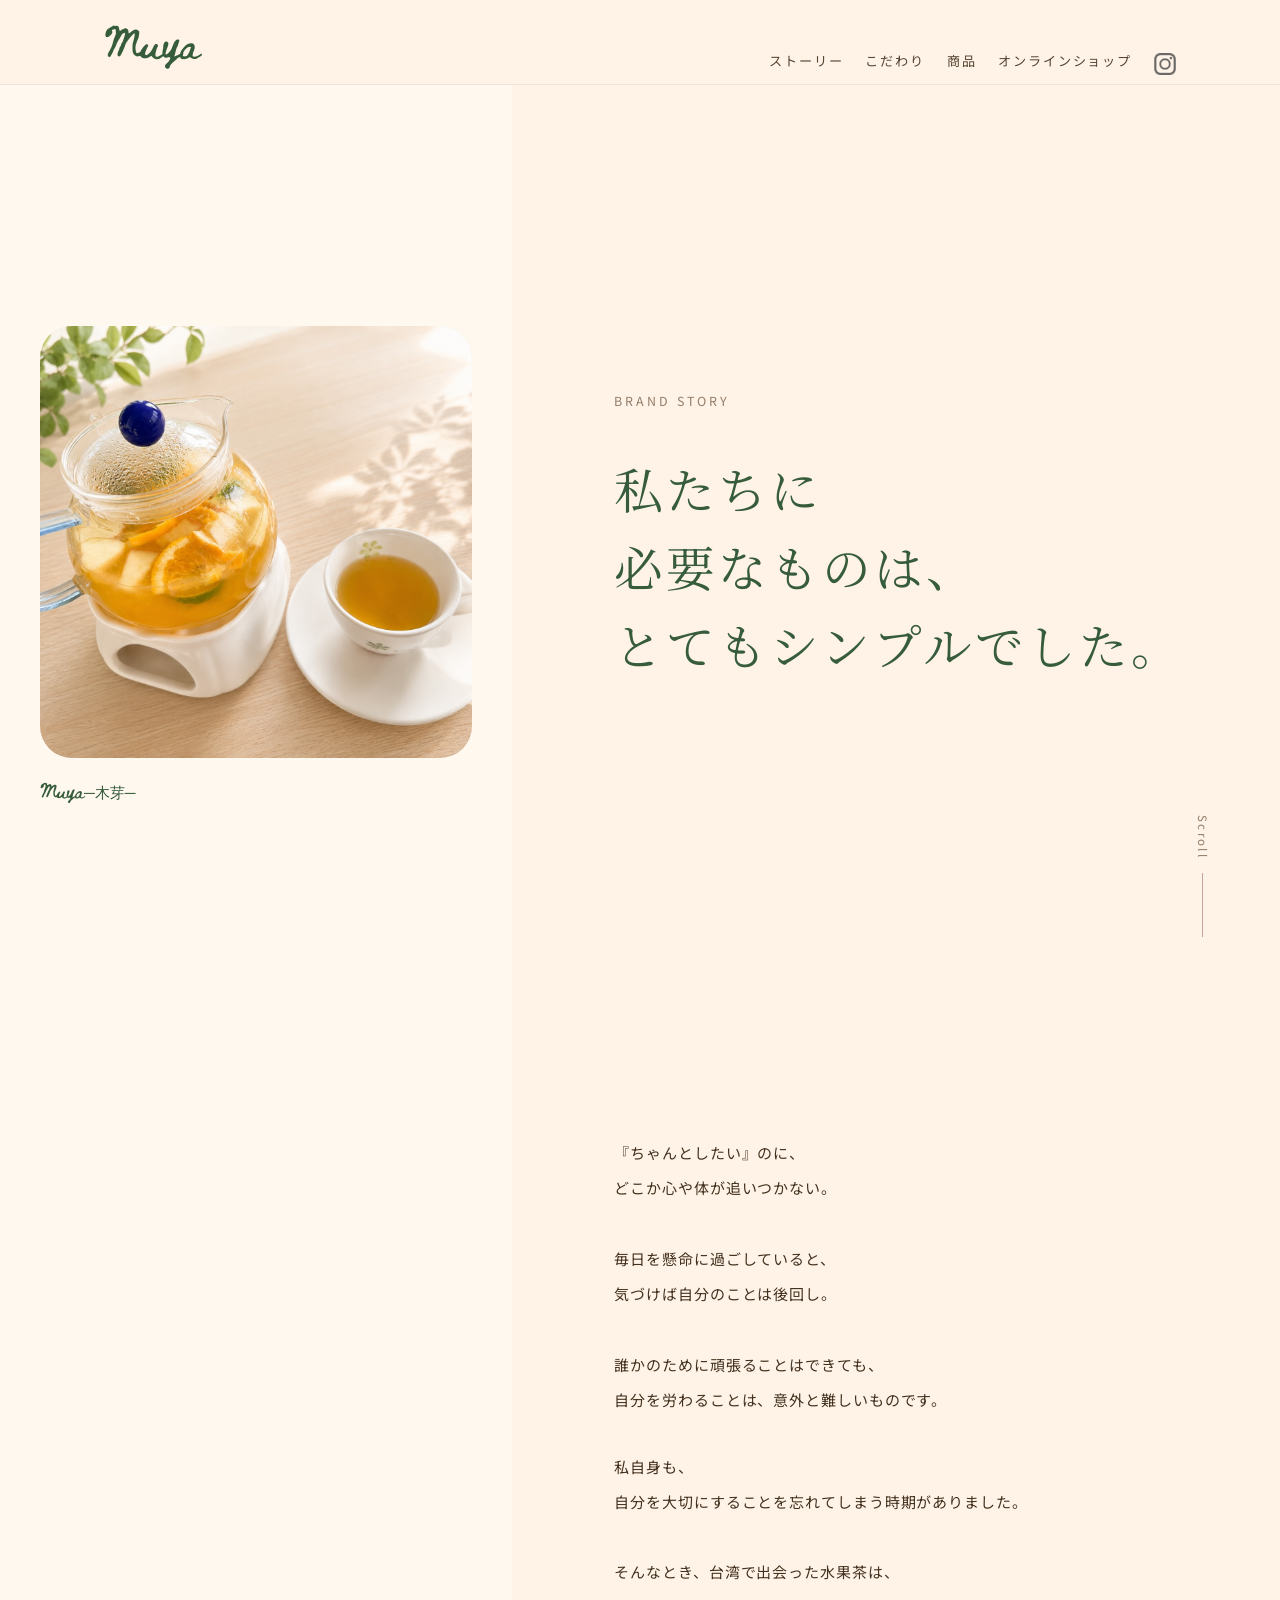
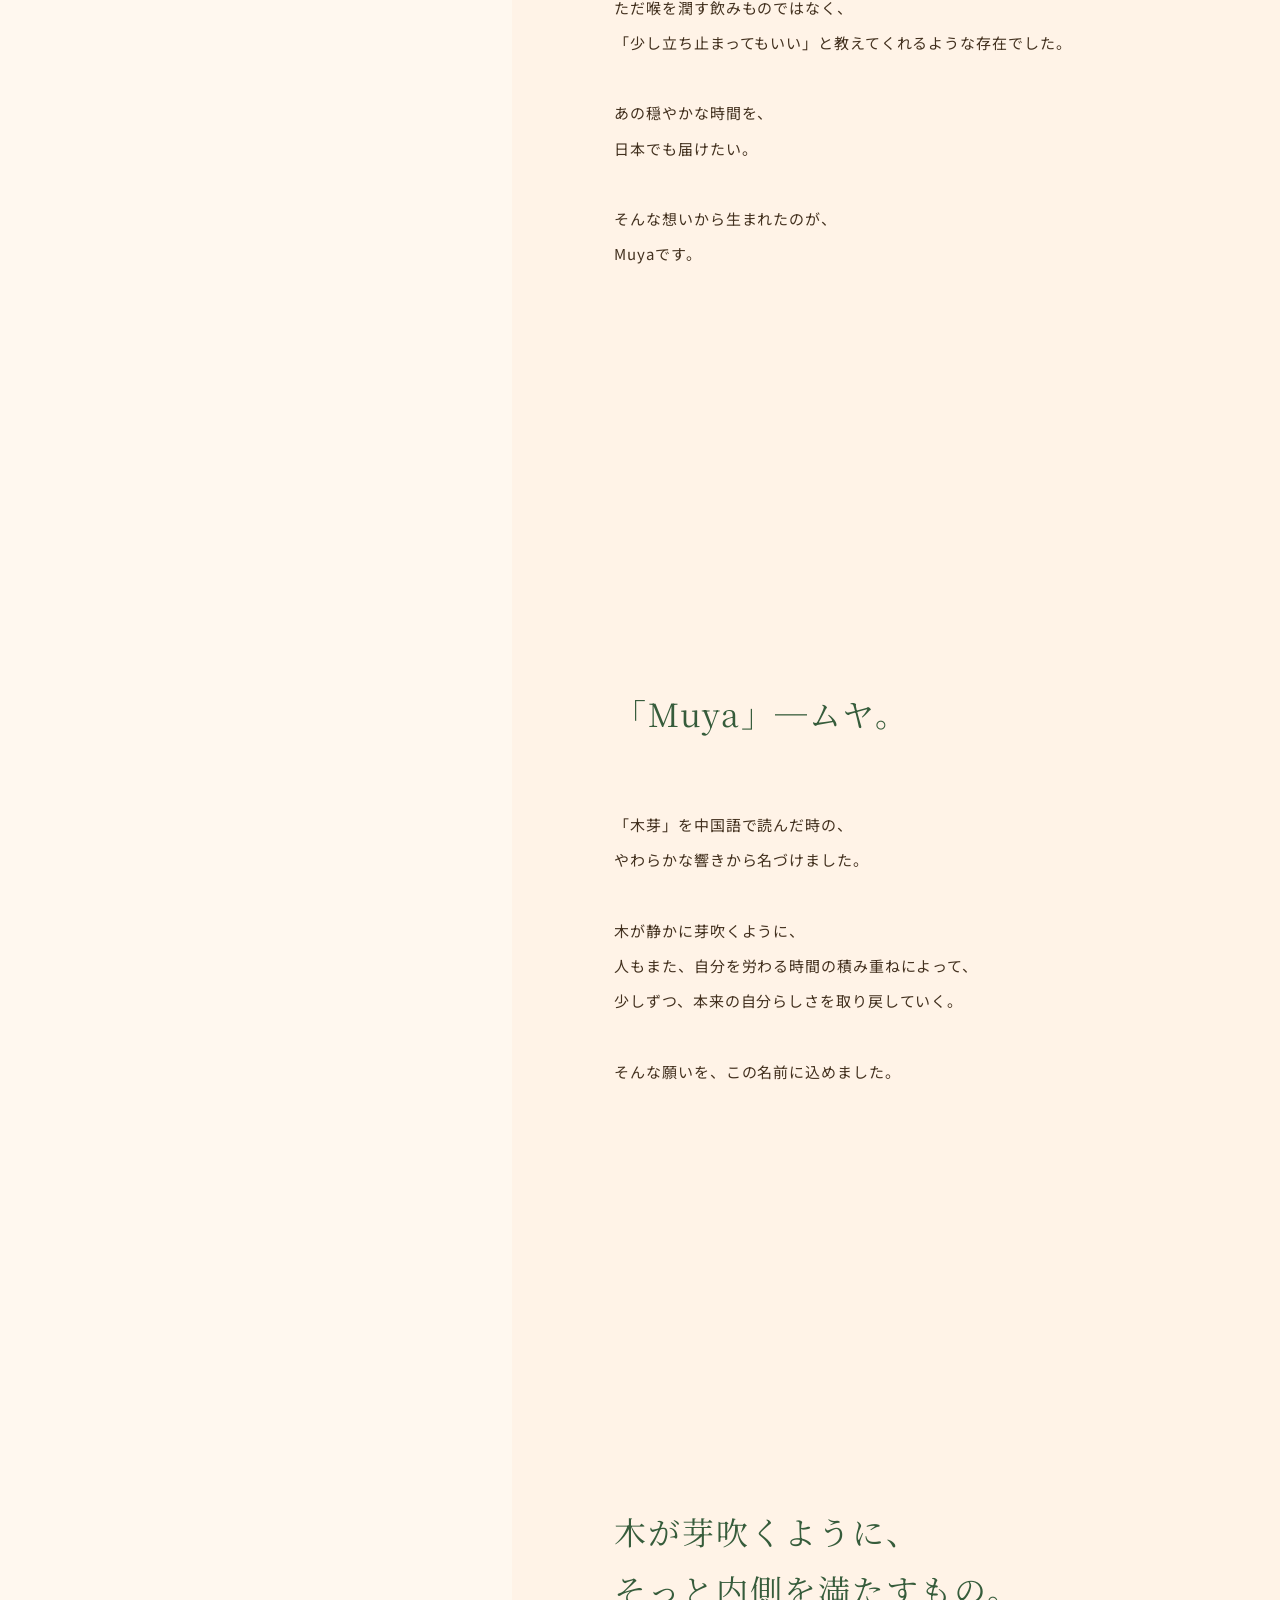
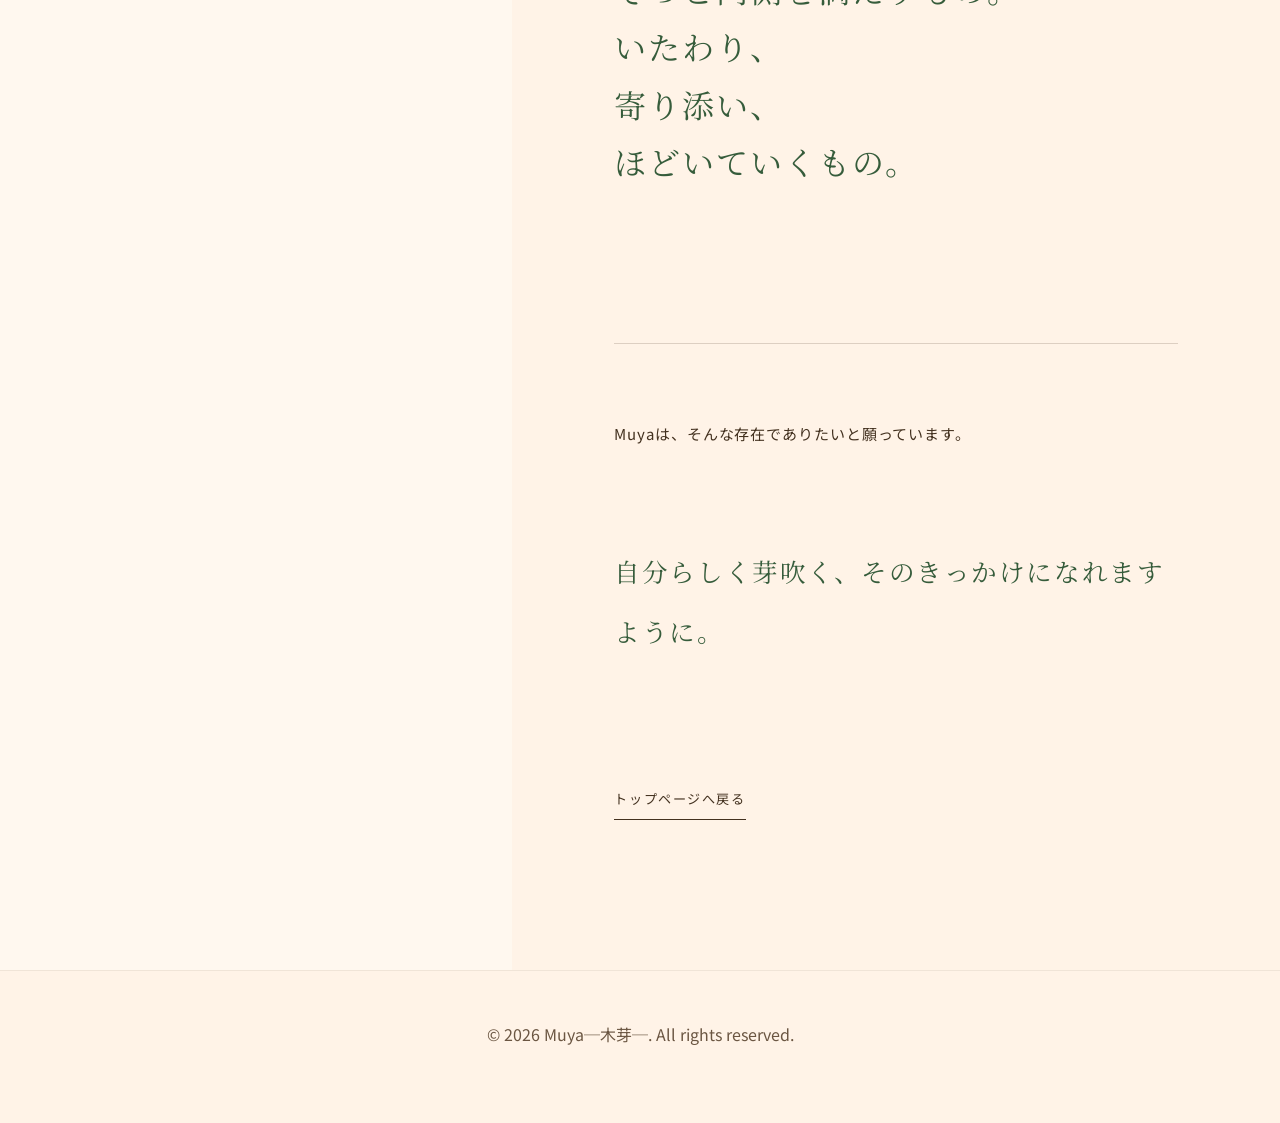
<file: story.html>
<!doctype html>
<html lang="ja">
<head>
  <meta charset="utf-8">
  <meta name="viewport" content="width=device-width, initial-scale=1">

  <title>ブランドストーリー｜Muya─木芽─</title>
  <meta
    name="description"
    content="台湾で出会った水果茶から生まれた、Muya─木芽─のブランドストーリー。"
  >

  <!-- Fonts -->
  <link rel="preconnect" href="https://fonts.googleapis.com">
  <link rel="preconnect" href="https://fonts.gstatic.com" crossorigin>

  <link
    href="https://fonts.googleapis.com/css2?family=Beth+Ellen&family=Noto+Sans+JP:wght@400;500;600&family=Noto+Serif+JP:wght@400;600&display=swap"
    rel="stylesheet"
  >

  <!-- CSS -->
  <link rel="stylesheet" href="style.css">
</head>

<body>

  <!-- ================= Header ================= -->
  <header class="site">
    <div class="wrap header-inner">

      <a
        href="index.html"
        class="header-logo"
        aria-label="Muya─木芽─ トップページ"
      >
        <span class="logo-en">Muya</span>
      </a>

      <nav class="header-nav" aria-label="メインナビゲーション">
        <a href="story.html" aria-current="page">ストーリー</a>
        <a href="index.html#concept">こだわり</a>
        <a href="index.html#blends">商品</a>
        <a href="#">オンラインショップ</a>

        <a
          href="https://instagram.com/muya_cha"
          target="_blank"
          rel="noopener noreferrer"
          class="ig-link"
          aria-label="MuyaのInstagram"
        >
          <img
            src="images/icons/insta_simple.png"
            alt=""
          >
        </a>
      </nav>

    </div>
  </header>

  <!-- ================= Story ================= -->
  <main class="story-page">

    <div class="story-layout">

      <!-- 左側：固定画像 -->
      <aside class="story-visual" aria-label="ブランドストーリーのイメージ">

        <div class="story-image-frame">

          <img
            class="story-image is-active"
            src="images/story/story-01.webp"
            alt="台湾で出会ったフルーツティー"
            data-image="01"
          >

          <img
            class="story-image"
            src="images/story/story-02.webp"
            alt="台湾の街と日常"
            data-image="02"
          >

          <img
            class="story-image"
            src="images/story/story-03.webp"
            alt="果実と台湾茶"
            data-image="03"
          >

          <img
            class="story-image"
            src="images/story/story-04.webp"
            alt="Muyaのフルーツティー"
            data-image="04"
          >

        </div>

        <p class="story-image-caption">
          Muya─木芽─
        </p>

      </aside>

      <!-- 右側：文章 -->
      <div class="story-text">

        <!-- 01 -->
        <section
          class="story-section story-intro"
          data-target="01"
        >
          <p class="story-label">Brand Story</p>

          <h1 class="story-main-title">
            私たちに<br>
            必要なものは、<br>
            とてもシンプルでした。
          </h1>

          <p class="story-scroll-guide">
            Scroll
            <span aria-hidden="true"></span>
          </p>
        </section>

        <!-- 02 -->
        <section
          class="story-section"
          data-target="02"
        >
          <p>
           『ちゃんとしたい』のに、<br>
            どこか心や体が追いつかない。<br>
<br>
            毎日を懸命に過ごしていると、<br>
            気づけば自分のことは後回し。<br>
<br>
            誰かのために頑張ることはできても、<br>
            自分を労わることは、意外と難しいものです。<br>


          </p>

          <p>
            私自身も、<br>
            自分を大切にすることを忘れてしまう時期がありました。<br>
<br>
            そんなとき、台湾で出会った水果茶は、<br>
            ただ喉を潤す飲みものではなく、<br>
            「少し立ち止まってもいい」と教えてくれるような存在でした。<br>
<br>
            あの穏やかな時間を、<br>
            日本でも届けたい。<br>
<br>
            そんな想いから生まれたのが、<br>
            Muyaです。<br>

          </p>
        </section>

        <!-- 03 -->
        <section
          class="story-section"
          data-target="03"
        >
          <p class="story-small-title">
          「Muya」─ムヤ。
<p>
  「木芽」を中国語で読んだ時の、<br>
  やわらかな響きから名づけました。<br>
<br>
木が静かに芽吹くように、<br>
人もまた、自分を労わる時間の積み重ねによって、<br>
少しずつ、本来の自分らしさを取り戻していく。<br>
<br>
そんな願いを、この名前に込めました。<br>

          </p>
        </section>

        <!-- 04 -->
        <section
          class="story-section story-last"
          data-target="04"
        >
          <p class="story-small-title">
         
            木が芽吹くように、<br>
            そっと内側を満たすもの。<br>
            いたわり、<br>
            寄り添い、<br>
            ほどいていくもの。

          </p>

          <div class="story-ending">
            <p>
           

Muyaは、そんな存在でありたいと願っています。
</p>

            <p class="story-final-message">
         
自分らしく芽吹く、そのきっかけになれますように。
            </p>
          </div>

          <a href="index.html" class="story-back-link">
            トップページへ戻る
          </a>
        </section>

      </div>
    </div>

  </main>

  <!-- ================= Footer ================= -->
  <footer class="footer">
    <div class="wrap center">
      <p class="note">
        © <span id="year"></span> Muya─木芽─. All rights reserved.
      </p>
    </div>
  </footer>

  <script>
    const year = document.getElementById("year");

    if (year) {
      year.textContent = new Date().getFullYear();
    }

    const storySections = document.querySelectorAll(".story-section");
    const storyImages = document.querySelectorAll(".story-image");

    const changeStoryImage = (target) => {
      storyImages.forEach((image) => {
        image.classList.toggle(
          "is-active",
          image.dataset.image === target
        );
      });
    };

    const storyObserver = new IntersectionObserver(
      (entries) => {
        entries.forEach((entry) => {
          if (entry.isIntersecting) {
            changeStoryImage(entry.target.dataset.target);
          }
        });
      },
      {
        root: null,
        threshold: 0.45
      }
    );

    storySections.forEach((section) => {
      storyObserver.observe(section);
    });
  </script>

</body>
</html>
</file>
<file: style.css>
/* =========================
   Muya─木芽─ Core Theme
   ========================= */

:root {
  --paper: #FFF3E7;
  --brand: #365C3B;
  --ink: #43311F;
  --ink-sub: #6b5642;
  --line: rgba(54, 92, 59, 0.18);
  --emotion: #C7A3A0;

  --maxw: 1120px;
  --radius: 22px;
}

/* ===== Reset / Base ===== */
* {
  box-sizing: border-box;
}

html,
body {
  margin: 0;
  padding: 0;
}

body {
  background: var(--paper);
  color: var(--ink);
  font-family: "Noto Sans JP", sans-serif;
  line-height: 1.9;
}

img {
  max-width: 100%;
  display: block;
}

a {
  color: inherit;
  text-decoration: none;
}

/* ===== Layout ===== */
.wrap {
  max-width: var(--maxw);
  margin: 0 auto;
  padding: 0 24px;
}

section {
  padding: 96px 0;
}

.center {
  text-align: center;
}

/* ===== Header ===== */
header.site {
  background: var(--paper);
  position: sticky;
  top: 0;
  z-index: 100;
  border-bottom: 1px solid rgba(67, 49, 31, 0.08);
}

.header-inner {
  display: flex;
  justify-content: space-between;
  align-items: center;   /* ロゴは中央 */
  height: 84px;
  gap: 16px;
}

.header-logo {
  display: inline-flex;
  align-items: center;
  gap: 8px;
  color: var(--brand);
}

.logo-en {
  font-family: "Beth Ellen", cursive;
  font-size: 2rem;
  line-height: 1;
}

.logo-ja {
  font-family: "Noto Serif JP", serif;
  font-size: 1rem;
  line-height: 1;
  letter-spacing: 0.08em;
}

.header-nav {
  display: flex;
  align-items: flex-end;   /* ナビだけ下揃え */
  align-self: flex-end;
  gap: 22px;
  padding-bottom: 10px;
}

.header-nav a {
  font-family: "Lekton", "Noto Sans JP", sans-serif;
  font-size: 0.82rem;
  letter-spacing: 0.14em;
  color: var(--ink);
  opacity: 0.9;
  white-space: nowrap;
}

.header-nav a:hover {
  opacity: 1;
}

/* Instagram icon */
.ig-link {
  display: inline-flex;
  align-items: center;
  justify-content: center;
}

.ig-link img{
  width: 22px;
  height: auto;
  opacity: 0.9;
  transform: translateY(1px);
}
.ig-link img:hover {
  opacity: 1;
}

/* ===== Typography ===== */
h1,
h2,
h3 {
  font-family: "Noto Serif JP", serif;
  color: var(--brand);
  margin: 0;
}

h2 {
  font-size: clamp(22px, 3vw, 34px);
  text-align: center;
}

p {
  margin: 0 0 1.6em;
}

.lead {
  max-width: 760px;
  margin: 14px auto 0;
  text-align: center;
  color: var(--ink-sub);
}

.note {
  color: var(--ink-sub);
}

.emotion {
  color: var(--emotion);
}

/* ===== Sections ===== */
.section-head {
  text-align: center;
}

.section-head .eyebrow {
  display: inline-block;
  font-size: 0.78rem;
  letter-spacing: 0.18em;
  text-transform: uppercase;
  color: rgba(67, 49, 31, 0.65);
}

.section-head h2 {
  margin-top: 10px;
}

.divider {
  width: 72px;
  height: 1px;
  background: var(--line);
  margin: 40px auto;
}

/* ===== Buttons ===== */
.btn {
  display: inline-flex;
  align-items: center;
  justify-content: center;
  padding: 12px 16px;
  border-radius: 999px;
  border: 1px solid rgba(54, 92, 59, 0.28);
  color: var(--brand);
  background: rgba(255, 255, 255, 0.35);
  font-weight: 700;
}

.btn.primary {
  background: var(--brand);
  color: var(--paper);
  border-color: transparent;
}

.cta-row {
  display: flex;
  gap: 12px;
  justify-content: center;
  flex-wrap: wrap;
  margin-top: 26px;
}

/* ===== Cards ===== */
.cards {
  display: grid;
  gap: 20px;
}

@media (min-width: 820px) {
  .cards {
    grid-template-columns: repeat(3, 1fr);
  }
}

.card {
  background: rgba(255, 255, 255, 0.55);
  border: 1px solid rgba(67, 49, 31, 0.08);
  border-radius: 22px;
  padding: 20px;
}

.card h3 {
  margin: 0 0 10px;
}

.card p {
  margin: 0;
  color: rgba(67, 49, 31, 0.75);
  line-height: 1.8;
}

/* ===== Prose ===== */
.prose {
  max-width: 760px;
  margin: 0 auto;
}

.prose p {
  margin-bottom: 1.6em;
}

/* ===== Footer ===== */
.footer {
  padding: 48px 0;
  border-top: 1px solid rgba(67, 49, 31, 0.08);
}

/* ===== Hero ===== */
.hero {
  padding: 40px 0 80px;
}

.hero-layout {
  position: relative;
  min-height: 760px;
}

/* 左イラスト */
.hero-illust {
  position: absolute;
  left: 60;
  top: 20px;
  z-index: 3;
}

.hero-left-visual {
  width: 960px;
  max-width: none;
  display: block;
  opacity: 0.92;
}

/* 右画像 */
.hero-media {
  position: absolute;
  right: 80px;   /* 右画像の中央寄せ調整 */
  top: 160px;     /* ヘッダーに近づける */
  z-index: 1;
  width: 560px;
  border-radius: 32px;
  overflow: hidden;
}

.hero-media img {
  width: 100%;
  height: auto;
  display: block;
  border-radius: 32px;
}

.hero-media img.is-fading {
  opacity: 0;
  transition: opacity 0.8s ease;
}

/* 文字はいったん消す */
.hero-copy {
  display: none;
}

/* ===== Loading Screen ===== */
.loader {
  position: fixed;
  inset: 0;
  background: var(--paper);
  display: grid;
  place-items: center;
  z-index: 9999;
  transition: opacity 0.6s ease, visibility 0.6s ease;
}

.loader-inner {
  text-align: center;
}

.loader-logo .logo-en {
  font-family: "Beth Ellen", cursive;
  font-size: 42px;
  color: var(--brand);
  line-height: 1;
}

.loader-logo .logo-ja {
  font-family: "Noto Serif JP", serif;
  font-size: 16px;
  letter-spacing: 0.14em;
  color: var(--brand);
  margin-left: 10px;
}

.loader-note {
  margin-top: 14px;
  font-size: 0.85rem;
  letter-spacing: 0.12em;
  color: var(--ink-sub);
  opacity: 0.8;
}

.loader.is-hidden {
  opacity: 0;
  visibility: hidden;
  pointer-events: none;
}

@media (prefers-reduced-motion: reduce) {
  .loader {
    transition: none;
  }
}

/* ===== Sprout Image Animation ===== */
.sprout-img {
  width: 48px;
  height: auto;
  margin: 18px auto 0;
  display: block;
  opacity: 0;
  transform: translateY(12px) scale(0);
  animation: sproutPop 1.1s ease-out forwards;
  animation-delay: 0.3s;
}

@keyframes sproutPop {
  0% {
    opacity: 0;
    transform: translateY(12px) scale(0);
  }
  65% {
    opacity: 1;
    transform: translateY(-5px) scale(1.1);
  }
  100% {
    opacity: 1;
    transform: translateY(0) scale(1);
  }
}

/* ===== Responsive ===== */
@media (max-width: 900px) {
  .hero {
    padding: 24px 0 56px;
  }

  .hero-layout {
    min-height: auto;
    display: flex;
    flex-direction: column;
    gap: 24px;
  }

  .hero-illust,
  .hero-media {
    position: static;
    width: 100%;
  }

  .hero-left-visual {
    width: min(92vw, 520px);
    max-width: 100%;
    margin: 0 auto;
  }

  .hero-media {
    max-width: 100%;
  }
}


/* =========================
   Brand Story
   ========================= */

.story-page {
  background: #fff8ef;
  color: #43311f;
}

/* 左40％・右60％ */
.story-layout {
  display: grid;
  grid-template-columns: 40% 60%;
  min-height: 100vh;
}

/* =========================
   左側：固定画像
   ========================= */

.story-visual {
  position: sticky;
  top: 0;

  height: 100vh;
  padding: 110px 40px 50px;

  display: flex;
  flex-direction: column;
  align-items: center;
  justify-content: center;

  background: #fff8ef;
}

/* 正方形の画像枠 */
.story-image-frame {
  position: relative;

  width: min(100%, 440px);
  height: auto;
  aspect-ratio: 1 / 1;

  flex-shrink: 0;
  margin: 0 auto;

  overflow: hidden;
  border-radius: 32px;
  background: #efe8de;
}

/* 切り替わる画像 */
.story-image {
  position: absolute;
  inset: 0;

  display: block;
  width: 100%;
  height: 100%;

  object-fit: cover;
  object-position: center 42%;

  opacity: 0;
  transform: scale(1.03);

  transition:
    opacity 0.8s ease,
    transform 1.2s ease;
}

.story-image.is-active {
  opacity: 1;
  transform: scale(1);
}

.story-image-caption {
  width: min(100%, 440px);
  margin: 18px auto 0;

  font-family: "Beth Ellen", cursive;
  font-size: 0.95rem;
  color: #365c3b;
}

/* =========================
   右側：文章
   ========================= */

.story-text {
  min-width: 0;
  background: #fff3e7;
}

.story-section {
  min-height: 100vh;
  padding: 150px clamp(60px, 8vw, 130px);

  display: flex;
  flex-direction: column;
  justify-content: center;
}

/* 文章が横に広がりすぎないようにする */
.story-section > * {
  width: 100%;
  max-width: 680px;
}

.story-section p {
  margin: 0 0 2.1em;

  font-size: clamp(15px, 1.15vw, 18px);
  line-height: 2.35;
  letter-spacing: 0.06em;
}

.story-intro {
  position: relative;
}

.story-label {
  margin-bottom: 34px !important;

  font-family: "Noto Sans JP", sans-serif;
  font-size: 0.78rem !important;
  letter-spacing: 0.24em !important;
  text-transform: uppercase;

  color: #927d6a;
}

.story-main-title {

  margin: 0;

  width: 12em;

  font-family: "Noto Serif JP", serif;

  font-size: clamp(34px, 3.8vw, 60px);

  font-weight: 400;

  line-height: 1.6;

  letter-spacing: 0.06em;

  color: #365c3b;

}
.story-scroll-guide {
  position: absolute;
  right: clamp(30px, 5vw, 80px);
  bottom: 48px;

  width: auto;
  margin: 0 !important;

  display: flex;
  align-items: center;
  gap: 14px;

  font-size: 0.72rem !important;
  letter-spacing: 0.2em !important;
  writing-mode: vertical-rl;

  color: #927d6a;
}

.story-scroll-guide span {
  display: block;
  width: 1px;
  height: 64px;
  background: #c7a3a0;
}

.story-small-title {
  margin-bottom: 64px !important;

  font-family: "Noto Serif JP", serif;
  font-size: clamp(25px, 2.5vw, 38px) !important;
  line-height: 1.8 !important;

  color: #365c3b;
}

.story-logo-text {
  margin-bottom: 0 !important;

  font-family: "Beth Ellen", cursive;
  font-size: clamp(46px, 5vw, 76px) !important;
  line-height: 1.3 !important;

  color: #365c3b;
}

.story-japanese-name {
  margin-bottom: 68px !important;

  font-family: "Noto Serif JP", serif;
  font-size: 1rem !important;
  letter-spacing: 0.18em !important;

  color: #365c3b;
}

.story-ending {
  margin-top: 88px;
  padding-top: 72px;
  border-top: 1px solid rgba(67, 49, 31, 0.18);
}

.story-final-message {
  margin-top: 90px !important;

  font-family: "Noto Serif JP", serif;
  font-size: clamp(20px, 2vw, 29px) !important;

  color: #365c3b;
}

.story-back-link {
  align-self: flex-start;

  width: auto;
  margin-top: 72px;
  padding-bottom: 7px;

  border-bottom: 1px solid currentColor;

  font-size: 0.82rem;
  letter-spacing: 0.12em;

  color: #43311f;
  transition: opacity 0.3s ease;
}

.story-back-link:hover {
  opacity: 0.55;
}

/* =========================
   Tablet
   ========================= */

@media (max-width: 1024px) {

  /* タブレットでも右側60％を維持 */
  .story-layout {
    grid-template-columns: 40% 60%;
  }

  .story-visual {
    padding: 100px 26px 40px;
  }

  .story-image-frame {
    width: min(100%, 360px);
    height: auto;
    aspect-ratio: 1 / 1;
    border-radius: 28px;
  }

  .story-image-caption {
    width: min(100%, 360px);
  }

  .story-section {
    padding: 120px 48px;
  }

  .story-main-title {
    font-size: clamp(34px, 5vw, 54px);
  }
}

/* =========================
   Mobile
   ========================= */

@media (max-width: 768px) {

  .story-layout {
    display: block;
  }

  .story-visual {
    position: sticky;
    top: 0;
    z-index: 1;

    height: 52vh;
    padding: 86px 20px 18px;
  }

  .story-image-frame {
    width: min(100%, 360px);
    height: auto;
    aspect-ratio: 1 / 1;
    border-radius: 22px;
  }

  .story-image-caption {
    display: none;
  }

  .story-text {
    position: relative;
    z-index: 2;
  }

  .story-section {
    min-height: auto;
    padding: 100px 28px;
    background: rgba(255, 243, 231, 0.97);
  }

  .story-intro {
    min-height: 70vh;
  }

  .story-main-title {
    font-size: clamp(32px, 10vw, 46px);
    line-height: 1.65;
  }

  .story-section p {
    font-size: 0.94rem;
    line-height: 2.2;
  }

  .story-scroll-guide {
    right: 24px;
    bottom: 28px;
  }

  .story-scroll-guide span {
    height: 42px;
  }

  .story-ending {
    margin-top: 64px;
    padding-top: 54px;
  }
}

/* 動きを減らす設定の人向け */

@media (prefers-reduced-motion: reduce) {

  .story-image {
    transition: none;
    transform: none;
  }
}
@media (max-width: 768px) {

  .header-inner {
    height: auto;
    padding-top: 20px;
    padding-bottom: 12px;
    flex-direction: column;
    align-items: flex-start;
    gap: 14px;
  }

  .header-nav {
    display: flex;
    width: 100%;
    align-self: auto;
    align-items: center;
    gap: 16px;
    padding-bottom: 0;
    overflow-x: auto;
    white-space: nowrap;
  }

  .header-nav a {
    font-size: 0.72rem;
    letter-spacing: 0.08em;
  }

  .ig-link img {
    width: 20px;
  }
}
</file>
